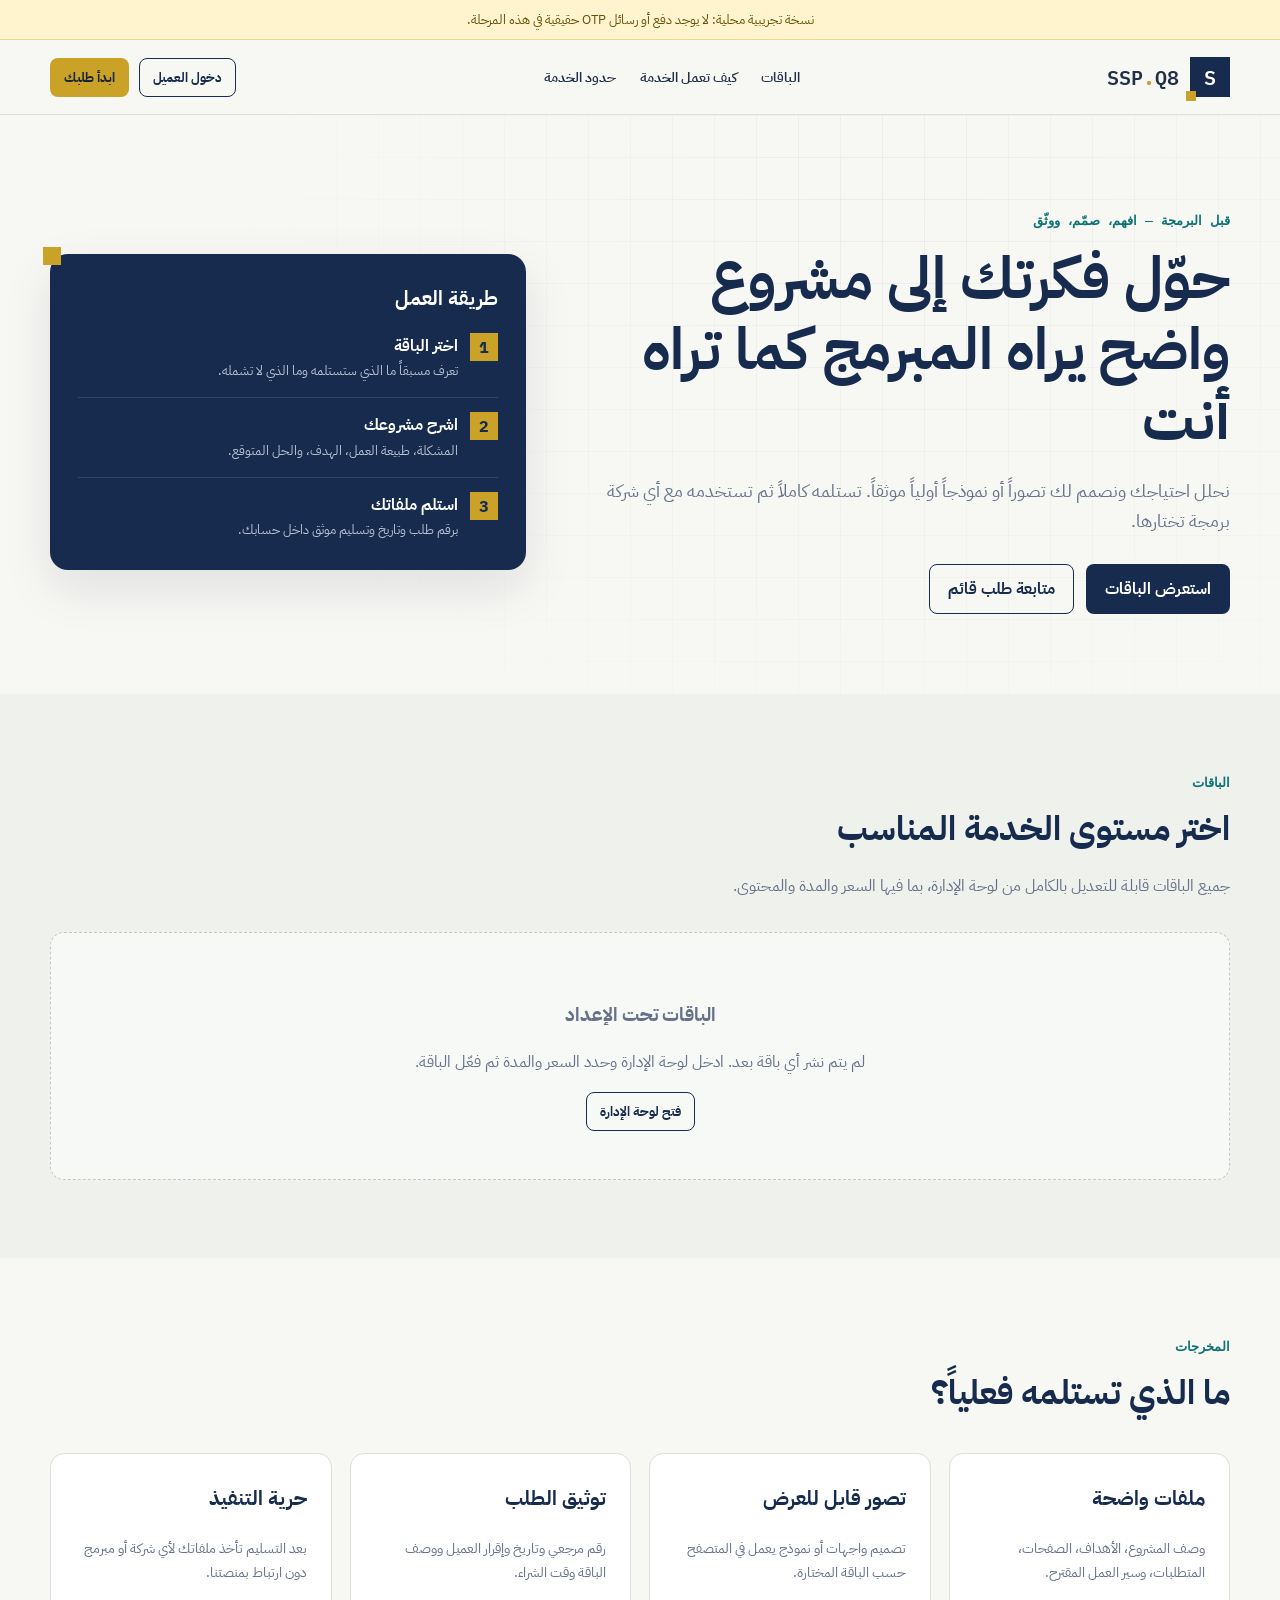
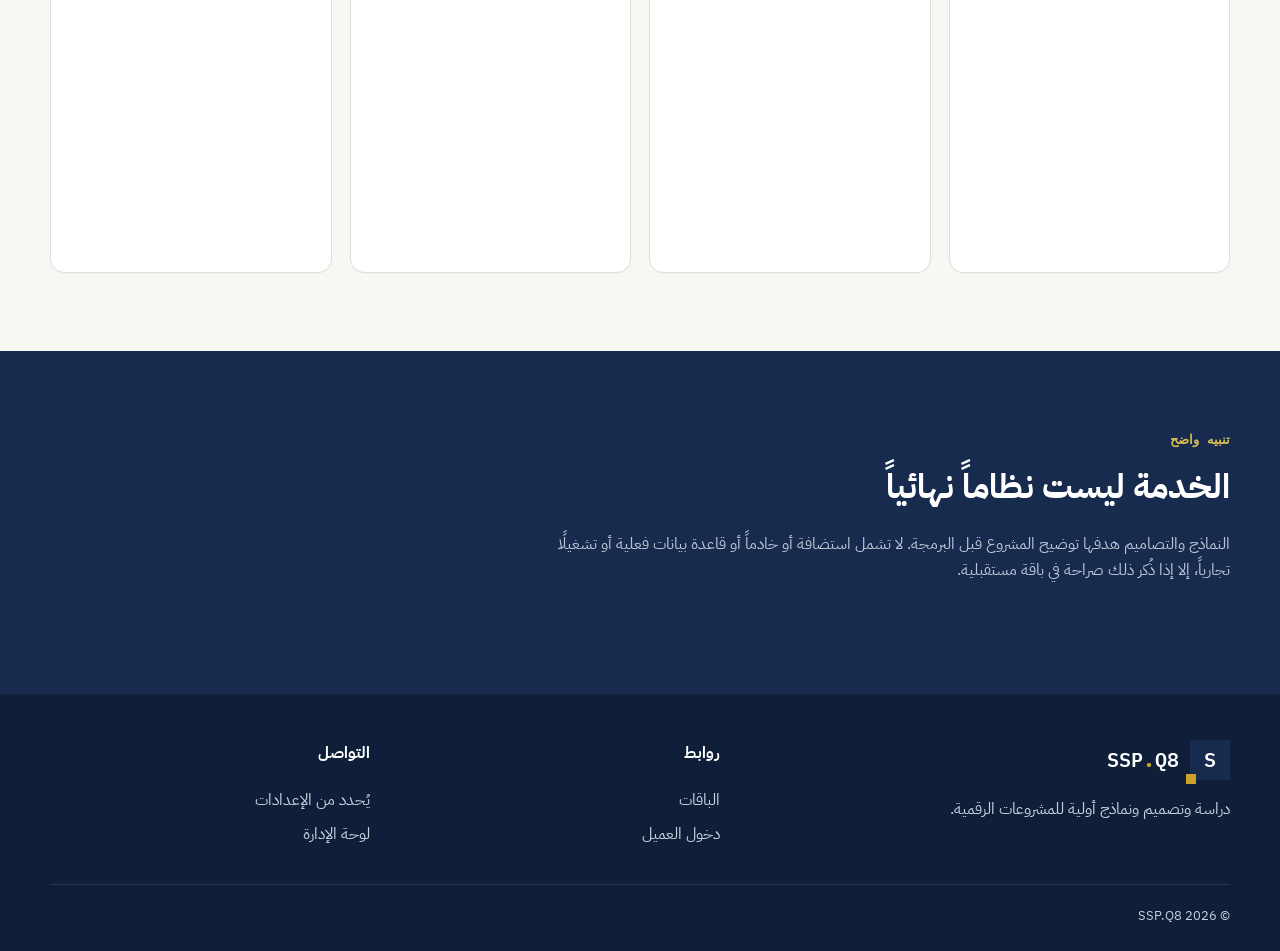
<file: index.html>
<!doctype html><html lang="ar" dir="rtl"><head><meta charset="utf-8"><meta name="viewport" content="width=device-width,initial-scale=1"><title>SSP.Q8 — حوّل فكرتك إلى نموذج واضح قبل البرمجة</title><meta name="description" content="دراسة وتصميم ونماذج أولية موثقة تساعدك قبل التعاقد مع شركة برمجة."><link rel="stylesheet" href="styles.css"></head><body>
<div class="demo-banner">نسخة تجريبية محلية: لا يوجد دفع أو رسائل OTP حقيقية في هذه المرحلة.</div>
<header class="site-header"><div class="container header-inner"><a class="brand" href="index.html"><span class="brand-mark">S</span><span class="brand-name">SSP<b>.</b>Q8</span></a><nav class="nav"><a href="#packages">الباقات</a><a href="#how">كيف تعمل الخدمة</a><a href="#scope">حدود الخدمة</a></nav><div class="header-actions"><a class="btn btn-outline btn-sm" href="login.html">دخول العميل</a><a class="btn btn-gold btn-sm" href="#packages">ابدأ طلبك</a></div></div></header>
<main>
<section class="hero"><div class="container hero-grid"><div><div class="eyebrow">قبل البرمجة — افهم، صمّم، ووثّق</div><h1>حوّل فكرتك إلى مشروع واضح يراه المبرمج كما تراه أنت</h1><p>نحلل احتياجك ونصمم لك تصوراً أو نموذجاً أولياً موثقاً. تستلمه كاملاً ثم تستخدمه مع أي شركة برمجة تختارها.</p><div class="hero-actions"><a class="btn btn-primary" href="#packages">استعرض الباقات</a><a class="btn btn-outline" href="login.html">متابعة طلب قائم</a></div></div><aside class="hero-card"><h3>طريقة العمل</h3><div class="hero-steps"><div class="hero-step"><span class="step-no">1</span><div><b>اختر الباقة</b><small>تعرف مسبقاً ما الذي ستستلمه وما الذي لا تشمله.</small></div></div><div class="hero-step"><span class="step-no">2</span><div><b>اشرح مشروعك</b><small>المشكلة، طبيعة العمل، الهدف، والحل المتوقع.</small></div></div><div class="hero-step"><span class="step-no">3</span><div><b>استلم ملفاتك</b><small>برقم طلب وتاريخ وتسليم موثق داخل حسابك.</small></div></div></div></aside></div></section>
<section class="section section-soft" id="packages"><div class="container"><div class="section-head"><div class="eyebrow">الباقات</div><h2>اختر مستوى الخدمة المناسب</h2><p>جميع الباقات قابلة للتعديل بالكامل من لوحة الإدارة، بما فيها السعر والمدة والمحتوى.</p></div><div id="packagesGrid" class="packages-grid"></div><div id="packagesEmpty" class="empty-state hidden"><h3>الباقات تحت الإعداد</h3><p>لم يتم نشر أي باقة بعد. ادخل لوحة الإدارة وحدد السعر والمدة ثم فعّل الباقة.</p><a href="admin.html" class="btn btn-outline btn-sm">فتح لوحة الإدارة</a></div></div></section>
<section class="section" id="how"><div class="container"><div class="section-head"><div class="eyebrow">المخرجات</div><h2>ما الذي تستلمه فعلياً؟</h2></div><div class="packages-grid"><article class="package-card"><h3>ملفات واضحة</h3><p class="package-desc">وصف المشروع، الأهداف، الصفحات، المتطلبات، وسير العمل المقترح.</p></article><article class="package-card"><h3>تصور قابل للعرض</h3><p class="package-desc">تصميم واجهات أو نموذج يعمل في المتصفح حسب الباقة المختارة.</p></article><article class="package-card"><h3>توثيق الطلب</h3><p class="package-desc">رقم مرجعي وتاريخ وإقرار العميل ووصف الباقة وقت الشراء.</p></article><article class="package-card"><h3>حرية التنفيذ</h3><p class="package-desc">بعد التسليم تأخذ ملفاتك لأي شركة أو مبرمج دون ارتباط بمنصتنا.</p></article></div></div></section>
<section class="section section-dark" id="scope"><div class="container"><div class="section-head"><div class="eyebrow" style="color:#d7bb54">تنبيه واضح</div><h2>الخدمة ليست نظاماً نهائياً</h2><p>النماذج والتصاميم هدفها توضيح المشروع قبل البرمجة. لا تشمل استضافة أو خادماً أو قاعدة بيانات فعلية أو تشغيلًا تجارياً، إلا إذا ذُكر ذلك صراحة في باقة مستقبلية.</p></div></div></section>
</main><footer class="footer"><div class="container"><div class="footer-grid"><div><div class="brand"><span class="brand-mark">S</span><span class="brand-name" style="color:white">SSP<b>.</b>Q8</span></div><p>دراسة وتصميم ونماذج أولية للمشروعات الرقمية.</p></div><div><h4>روابط</h4><a href="#packages">الباقات</a><a href="login.html">دخول العميل</a></div><div><h4>التواصل</h4><span id="footerContact">يُحدد من الإعدادات</span><a href="admin.html">لوحة الإدارة</a></div></div><div class="footer-bottom">© <span id="year"></span> SSP.Q8</div></div></footer>
<script src="db.js"></script><script src="shared.js"></script><script src="index.js"></script></body></html>
</file>
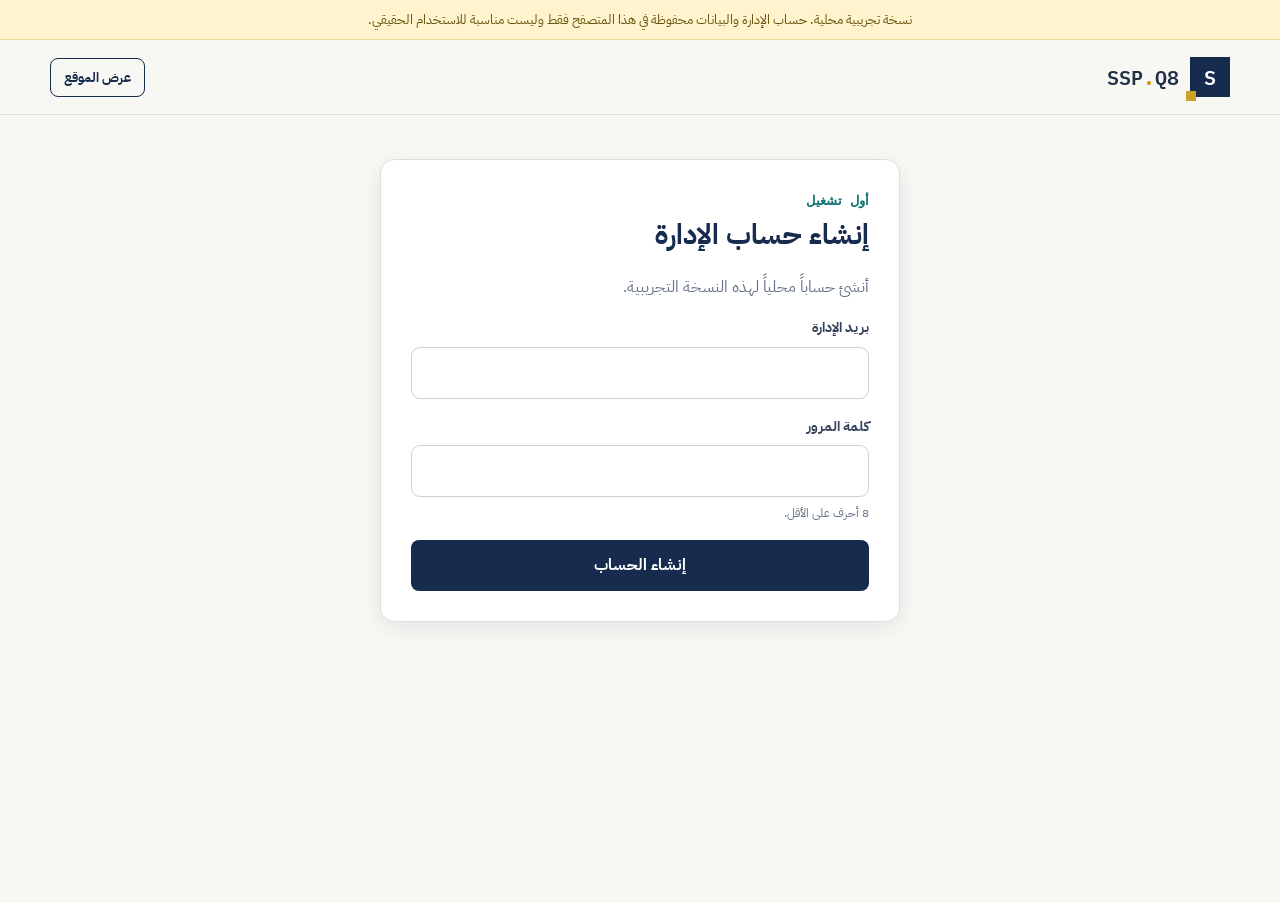
<file: admin.html>
<!doctype html><html lang="ar" dir="rtl"><head><meta charset="utf-8"><meta name="viewport" content="width=device-width,initial-scale=1"><title>لوحة الإدارة | SSP.Q8</title><link rel="stylesheet" href="styles.css"></head><body>
<div class="demo-banner">نسخة تجريبية محلية. حساب الإدارة والبيانات محفوظة في هذا المتصفح فقط وليست مناسبة للاستخدام الحقيقي.</div><header class="site-header"><div class="container header-inner"><a class="brand" href="index.html"><span class="brand-mark">S</span><span class="brand-name">SSP<b>.</b>Q8</span></a><div class="header-actions"><a class="btn btn-outline btn-sm" href="index.html">عرض الموقع</a><button class="btn btn-outline btn-sm hidden" id="adminLogout">خروج</button></div></div></header>
<main id="adminAuth" class="portal-shell"><div class="auth-wrap"><section class="card auth-card"><div id="setupView" class="hidden"><div class="eyebrow">أول تشغيل</div><h1>إنشاء حساب الإدارة</h1><p class="muted">أنشئ حساباً محلياً لهذه النسخة التجريبية.</p><form id="setupForm" class="form-grid"><div class="field"><label>بريد الإدارة</label><input class="input" id="setupEmail" type="email" required></div><div class="field"><label>كلمة المرور</label><input class="input" id="setupPassword" type="password" minlength="8" required><div class="field-help">8 أحرف على الأقل.</div></div><button class="btn btn-primary btn-block">إنشاء الحساب</button></form></div><div id="loginView" class="hidden"><div class="eyebrow">لوحة خاصة</div><h1>دخول الإدارة</h1><form id="loginForm" class="form-grid"><div class="field"><label>البريد</label><input class="input" id="loginEmail" type="email" required></div><div class="field"><label>كلمة المرور</label><input class="input" id="loginPassword" type="password" required></div><div id="loginError" class="form-error hidden"></div><button class="btn btn-primary btn-block">دخول</button></form></div></section></div></main>
<div id="adminApp" class="container dashboard hidden"><aside class="sidebar"><div class="sidebar-title">إدارة SSP.Q8</div><nav class="side-nav"><button class="side-link active" data-section="overview">المؤشرات</button><button class="side-link" data-section="packages">الباقات</button><button class="side-link" data-section="orders">الطلبات</button><button class="side-link" data-section="clients">العملاء</button><button class="side-link" data-section="settings">الإعدادات</button><button class="side-link disabled" type="button">المنتجات لاحقاً</button><button class="side-link disabled" type="button">الشركات لاحقاً</button></nav></aside><main class="main-panel">
<section id="section-overview" class="panel-section active"><div class="page-title"><div><div class="eyebrow">نظرة عامة</div><h1>لوحة المؤشرات</h1></div></div><div class="stats-grid"><div class="stat-card"><div class="stat-label">إجمالي الطلبات</div><div class="stat-value" id="statOrders">0</div></div><div class="stat-card"><div class="stat-label">طلبات جديدة</div><div class="stat-value" id="statNew">0</div></div><div class="stat-card"><div class="stat-label">قيد العمل</div><div class="stat-value" id="statWorking">0</div></div><div class="stat-card"><div class="stat-label">الإيرادات التجريبية</div><div class="stat-value" id="statRevenue">0</div></div></div><div class="card table-card"><div class="settings-card"><h3 style="margin:0">أحدث الطلبات</h3></div><div class="table-wrap"><table class="data-table"><thead><tr><th>المرجع</th><th>المشروع</th><th>العميل</th><th>الحالة</th><th>التاريخ</th></tr></thead><tbody id="latestOrders"></tbody></table></div></div></section>
<section id="section-packages" class="panel-section"><div class="page-title"><div><div class="eyebrow">بدون تعديل الكود</div><h1>إدارة الباقات</h1></div><button class="btn btn-primary" id="addPackageBtn">إضافة باقة</button></div><div class="notice" style="margin-bottom:16px">لن تظهر الباقة في الموقع إلا بعد تحديد سعر أكبر من صفر وتفعيل خيار النشر.</div><div id="packagesAdminList"></div></section>
<section id="section-orders" class="panel-section"><div class="page-title"><div><div class="eyebrow">الإدارة والتسليم</div><h1>الطلبات</h1></div></div><div class="toolbar"><input class="input" id="orderSearch" placeholder="ابحث بالمرجع أو المشروع أو البريد"><select class="select" id="orderStatusFilter"><option value="">كل الحالات</option></select></div><div class="card table-card"><div class="table-wrap"><table class="data-table"><thead><tr><th>المرجع</th><th>المشروع</th><th>العميل</th><th>الباقة</th><th>الحالة</th><th>الإجراء</th></tr></thead><tbody id="ordersTable"></tbody></table></div></div></section>
<section id="section-clients" class="panel-section"><div class="page-title"><div><div class="eyebrow">السجل</div><h1>العملاء</h1></div></div><div class="card table-card"><div class="table-wrap"><table class="data-table"><thead><tr><th>البريد</th><th>الهاتف</th><th>عدد الطلبات</th><th>إجمالي المدفوع</th><th>تاريخ التسجيل</th></tr></thead><tbody id="clientsTable"></tbody></table></div></div></section>
<section id="section-settings" class="panel-section"><div class="page-title"><div><div class="eyebrow">الضبط العام</div><h1>الإعدادات</h1></div></div><form id="settingsForm" class="card settings-card form-grid"><div class="split"><div class="field"><label>اسم المنصة</label><input class="input" id="brandName" required></div><div class="field"><label>بريد التواصل</label><input class="input" id="contactEmail" type="email"></div></div><div class="field"><label>رقم التواصل</label><input class="input" id="contactPhone"></div><div class="field"><label>نص الإقرار قبل الدفع</label><textarea class="textarea" id="acknowledgement" required></textarea></div><div class="switch-row"><div><b>المنتجات الجاهزة</b><div class="muted">محجوزة للإضافة لاحقاً ولا تظهر حالياً.</div></div><label class="switch"><input id="productsEnabled" type="checkbox" disabled><span></span></label></div><div class="switch-row"><div><b>الشركات المشتركة</b><div class="muted">محجوزة للمرحلة اللاحقة بنظام الاشتراك.</div></div><label class="switch"><input id="companiesEnabled" type="checkbox" disabled><span></span></label></div><button class="btn btn-primary">حفظ الإعدادات</button></form></section>
</main></div>
<div id="packageModal" class="modal-backdrop hidden"><div class="modal"><div class="modal-head"><h2 id="packageModalTitle">الباقة</h2><button class="icon-btn" data-close-package>×</button></div><form id="packageForm"><div class="modal-body form-grid"><input type="hidden" id="packageId"><div class="split"><div class="field"><label>اسم الباقة</label><input class="input" id="packageName" required></div><div class="field"><label>السعر بالدينار</label><input class="input" id="packagePrice" type="number" min="0" step="0.001" required></div></div><div class="field"><label>الوصف المختصر</label><textarea class="textarea" id="packageDescription" required></textarea></div><div class="split"><div class="field"><label>مدة التسليم</label><input class="input" id="packageDuration" placeholder="مثال: 5 أيام عمل"></div><div class="field"><label>عدد التعديلات</label><input class="input" id="packageRevisions" type="number" min="0" value="0"></div></div><div class="field"><label>تشمل الباقة — سطر لكل بند</label><textarea class="textarea" id="packageIncludes"></textarea></div><div class="field"><label>لا تشمل الباقة — سطر لكل بند</label><textarea class="textarea" id="packageExcludes"></textarea></div><div class="split"><label class="check-row"><input type="checkbox" id="packagePublished"><span>نشر الباقة في الموقع</span></label><label class="check-row"><input type="checkbox" id="packageFeatured"><span>تمييز الباقة</span></label></div><div class="field"><label>ترتيب الظهور</label><input class="input" id="packageSort" type="number" min="1" value="1"></div></div><div class="modal-foot"><button type="button" class="btn btn-ghost" data-close-package>إلغاء</button><button class="btn btn-primary">حفظ الباقة</button></div></form></div></div>
<div id="orderAdminModal" class="modal-backdrop hidden"><div class="modal"><div class="modal-head"><h2>إدارة الطلب</h2><button class="icon-btn" data-close-order>×</button></div><div class="modal-body" id="orderAdminBody"></div><div class="modal-foot"><button class="btn btn-ghost" data-close-order>إغلاق</button></div></div></div>
<script src="db.js"></script><script src="shared.js"></script><script src="admin.js"></script></body></html>
</file>
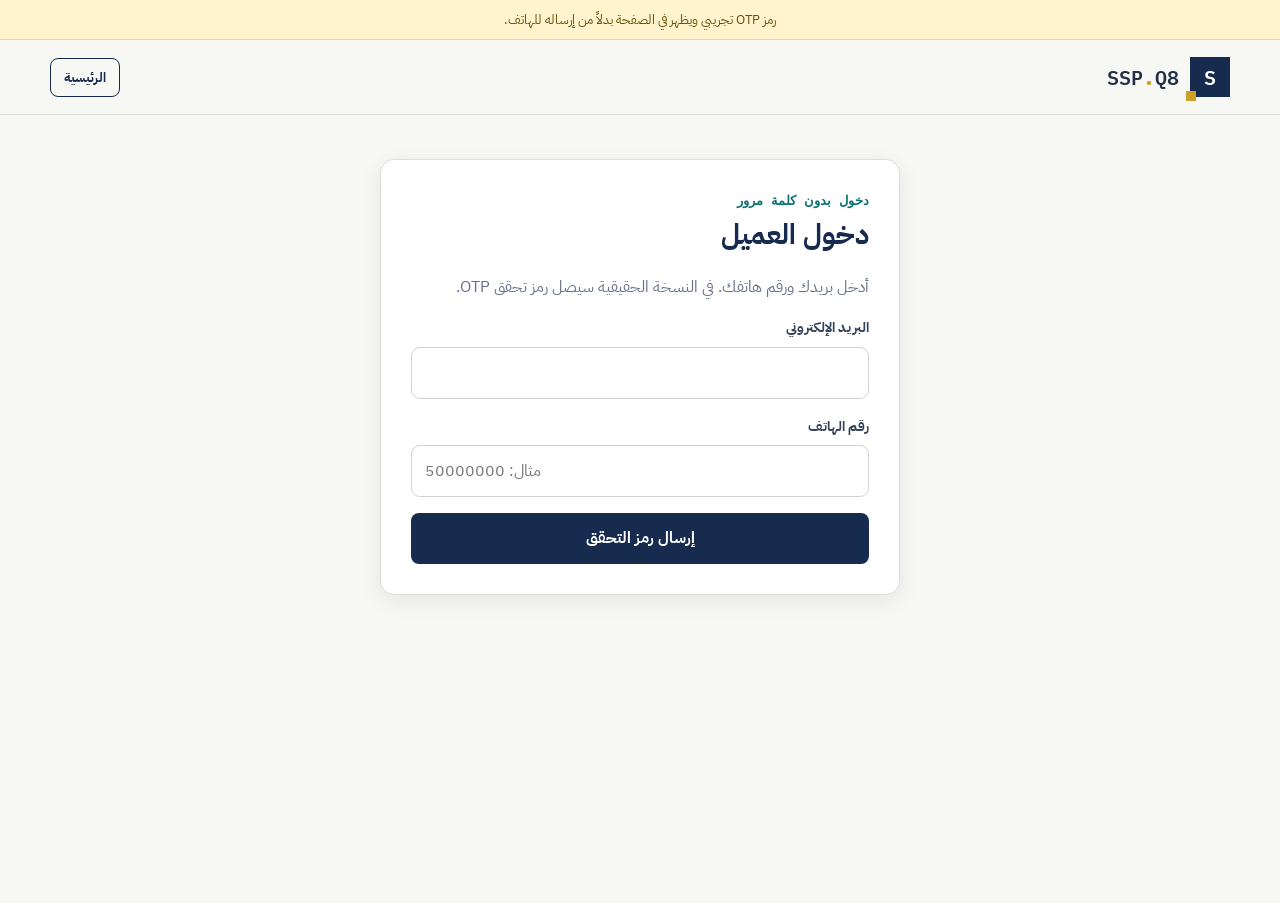
<file: client.html>
<!doctype html><html lang="ar" dir="rtl"><head><meta charset="utf-8"><meta name="viewport" content="width=device-width,initial-scale=1"><title>حساب العميل | SSP.Q8</title><link rel="stylesheet" href="styles.css"></head><body>
<div class="demo-banner">هذه نسخة تجريبية. الدفع والرسائل والملفات محفوظة في هذا المتصفح فقط.</div><header class="site-header"><div class="container header-inner"><a class="brand" href="index.html"><span class="brand-mark">S</span><span class="brand-name">SSP<b>.</b>Q8</span></a><div class="header-actions"><span id="clientIdentity" class="muted" style="font-size:13px"></span><button class="btn btn-outline btn-sm" id="logoutBtn">خروج</button></div></div></header>
<div class="container dashboard"><aside class="sidebar"><div class="sidebar-title">حساب العميل</div><nav class="side-nav"><button class="side-link active" data-section="orders">طلباتي</button><button class="side-link" data-section="new">طلب جديد</button><button class="side-link" data-section="profile">بيانات الدخول</button></nav></aside><main class="main-panel">
<section id="section-orders" class="panel-section active"><div class="page-title"><div><div class="eyebrow">المتابعة والتسليم</div><h1>طلباتي</h1></div><button class="btn btn-primary" data-open-new>طلب جديد</button></div><div id="ordersList"></div></section>
<section id="section-new" class="panel-section"><div class="page-title"><div><div class="eyebrow">ابدأ مشروعك</div><h1>طلب خدمة جديدة</h1></div></div><div class="card settings-card"><form id="newOrderForm" class="form-grid"><div class="field"><label>اختر الباقة</label><select class="select" id="packageSelect" required></select></div><div id="packageSummary" class="review-box hidden"></div><div class="field"><label>اسم المشروع أو الفكرة</label><input class="input" id="projectName" required></div><div class="field"><label>طبيعة العمل أو النشاط</label><textarea class="textarea" id="natureOfWork" required></textarea></div><div class="field"><label>المشكلة الحالية</label><textarea class="textarea" id="problem" required></textarea></div><div class="field"><label>الهدف الذي تريد الوصول إليه</label><textarea class="textarea" id="goal" required></textarea></div><div class="field"><label>الحل الذي تتوقعه أو تتمناه</label><textarea class="textarea" id="expectedSolution"></textarea></div><div class="field"><label>ملفات مساعدة اختيارية</label><input class="input" id="clientFiles" type="file" multiple><div class="field-help">صور، PDF، Word، Excel أو ملفات نصية. بحد أقصى 10 ميجابايت للملف في النسخة التجريبية.</div></div><div class="ack-box"><label class="check-row"><input type="checkbox" id="acknowledge" required><span id="ackText"></span></label></div><div class="review-box"><h3>الدفع التجريبي</h3><p class="muted">بعد التأكيد سيُنشأ الطلب كطلب مدفوع تجريبياً. لا توجد بوابة دفع حقيقية في هذه النسخة.</p><div id="payAmount" class="package-price"></div></div><button class="btn btn-gold btn-block" id="submitOrderBtn">تأكيد الباقة والدفع التجريبي</button></form></div></section>
<section id="section-profile" class="panel-section"><div class="page-title"><div><div class="eyebrow">الحساب</div><h1>بيانات الدخول</h1></div></div><div class="card settings-card"><div class="detail-grid"><div class="detail-box"><strong>البريد الإلكتروني</strong><span id="profileEmail"></span></div><div class="detail-box"><strong>رقم الهاتف</strong><span id="profilePhone"></span></div></div></div></section>
</main></div>
<div id="orderModal" class="modal-backdrop hidden"><div class="modal"><div class="modal-head"><h2>تفاصيل الطلب</h2><button class="icon-btn" data-close-modal>×</button></div><div class="modal-body" id="orderModalBody"></div><div class="modal-foot"><button class="btn btn-ghost" data-close-modal>إغلاق</button></div></div></div>
<script src="db.js"></script><script src="shared.js"></script><script src="client.js"></script></body></html>
</file>
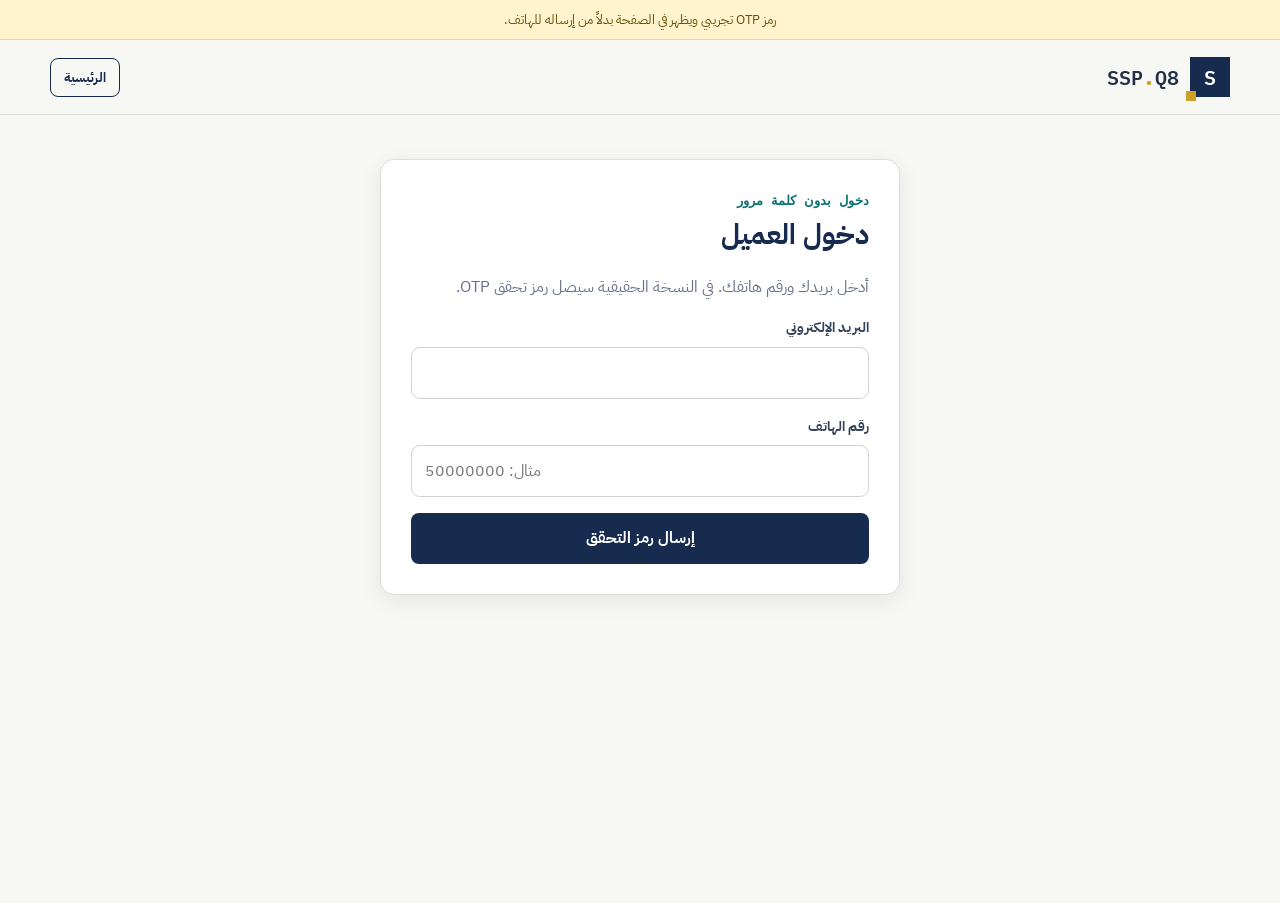
<file: login.html>
<!doctype html><html lang="ar" dir="rtl"><head><meta charset="utf-8"><meta name="viewport" content="width=device-width,initial-scale=1"><title>دخول العميل | SSP.Q8</title><link rel="stylesheet" href="styles.css"></head><body>
<div class="demo-banner">رمز OTP تجريبي ويظهر في الصفحة بدلاً من إرساله للهاتف.</div><header class="site-header"><div class="container header-inner"><a class="brand" href="index.html"><span class="brand-mark">S</span><span class="brand-name">SSP<b>.</b>Q8</span></a><a class="btn btn-outline btn-sm" href="index.html">الرئيسية</a></div></header>
<main class="portal-shell"><div class="auth-wrap"><section class="card auth-card"><div id="detailsStep"><div class="eyebrow">دخول بدون كلمة مرور</div><h1>دخول العميل</h1><p class="muted">أدخل بريدك ورقم هاتفك. في النسخة الحقيقية سيصل رمز تحقق OTP.</p><form id="detailsForm" class="form-grid"><div class="field"><label>البريد الإلكتروني</label><input class="input" id="email" type="email" required autocomplete="email"></div><div class="field"><label>رقم الهاتف</label><input class="input" id="phone" type="tel" required autocomplete="tel" placeholder="مثال: 50000000"></div><div id="detailsError" class="form-error hidden"></div><button class="btn btn-primary btn-block">إرسال رمز التحقق</button></form></div><div id="otpStep" class="hidden"><div class="eyebrow">التحقق</div><h1>أدخل الرمز</h1><p class="muted">للتجربة فقط، رمزك هو:</p><div class="otp-box" id="otpDisplay">000000</div><form id="otpForm" class="form-grid" style="margin-top:18px"><div class="field"><label>رمز التحقق</label><input class="input mono" id="otp" inputmode="numeric" maxlength="6" required></div><div id="otpError" class="form-error hidden"></div><button class="btn btn-primary btn-block">دخول</button><button type="button" class="btn btn-ghost btn-block" id="backBtn">تعديل البيانات</button></form></div></section></div></main>
<script src="db.js"></script><script src="shared.js"></script><script src="auth.js"></script></body></html>
</file>
<file: styles.css>
@import url('https://fonts.googleapis.com/css2?family=IBM+Plex+Sans+Arabic:wght@400;500;600;700&family=IBM+Plex+Mono:wght@500;600&display=swap');

:root{
  --navy:#162b4d;--navy-2:#213c68;--teal:#0d7373;--gold:#c9a227;
  --bg:#f7f7f3;--card:#fff;--text:#213047;--muted:#667289;--line:#dedfd8;
  --success:#18794e;--warning:#a15c00;--danger:#b42318;--info:#2463a7;
  --shadow:0 18px 50px rgba(22,43,77,.10);--shadow-sm:0 6px 22px rgba(22,43,77,.08);
  --radius:14px;--radius-sm:9px;--container:1180px;
}
*{box-sizing:border-box}html{scroll-behavior:smooth}body{margin:0;font-family:'IBM Plex Sans Arabic',sans-serif;background:var(--bg);color:var(--text);line-height:1.65}button,input,textarea,select{font:inherit}button{cursor:pointer}a{color:inherit;text-decoration:none}img,svg{max-width:100%}.hidden{display:none!important}.mono{font-family:'IBM Plex Mono',monospace;direction:ltr;unicode-bidi:isolate}.container{width:min(var(--container),calc(100% - 32px));margin:auto}.muted{color:var(--muted)}.danger-text{color:var(--danger)}.success-text{color:var(--success)}
.demo-banner{background:#fff4ce;border-bottom:1px solid #ead995;padding:9px 16px;text-align:center;font-size:13px;color:#66500a}.site-header{position:sticky;top:0;z-index:30;background:rgba(247,247,243,.94);backdrop-filter:blur(12px);border-bottom:1px solid var(--line)}.header-inner{height:74px;display:flex;align-items:center;justify-content:space-between;gap:20px}.brand{display:flex;align-items:center;gap:11px;font-family:'IBM Plex Mono',monospace;font-weight:600}.brand-mark{position:relative;width:40px;height:40px;background:var(--navy);display:grid;place-items:center;color:white;font-size:20px}.brand-mark:after{content:'';position:absolute;width:10px;height:10px;background:var(--gold);bottom:-4px;left:-4px}.brand-name{font-size:20px}.brand-name b{color:var(--gold)}.nav{display:flex;align-items:center;gap:24px;font-size:14px;font-weight:600}.header-actions{display:flex;align-items:center;gap:10px}
.btn{border:1px solid transparent;border-radius:8px;padding:11px 18px;font-weight:700;display:inline-flex;align-items:center;justify-content:center;gap:8px;transition:.18s ease;min-height:44px}.btn:hover{transform:translateY(-1px)}.btn-primary{background:var(--navy);color:white}.btn-primary:hover{background:var(--navy-2);box-shadow:var(--shadow-sm)}.btn-gold{background:var(--gold);color:#18243a}.btn-outline{background:transparent;border-color:var(--navy);color:var(--navy)}.btn-ghost{background:#eef0eb;color:var(--text)}.btn-danger{background:#fff1f0;color:var(--danger);border-color:#ffd4d0}.btn-sm{padding:8px 13px;min-height:36px;font-size:13px}.btn-block{width:100%}.btn:disabled{opacity:.45;cursor:not-allowed;transform:none}
.hero{position:relative;overflow:hidden;padding:95px 0 80px}.hero:before{content:'';position:absolute;inset:0;background-image:linear-gradient(rgba(22,43,77,.045) 1px,transparent 1px),linear-gradient(90deg,rgba(22,43,77,.045) 1px,transparent 1px);background-size:42px 42px;mask-image:radial-gradient(circle at 70% 20%,black,transparent 68%)}.hero-grid{position:relative;display:grid;grid-template-columns:1.15fr .85fr;gap:60px;align-items:center}.eyebrow{font-family:'IBM Plex Mono',monospace;color:var(--teal);font-size:13px;font-weight:600}.hero h1{font-size:clamp(34px,5vw,58px);line-height:1.22;margin:12px 0 20px;color:var(--navy)}.hero p{font-size:18px;color:var(--muted);max-width:680px}.hero-actions{display:flex;gap:12px;flex-wrap:wrap;margin-top:28px}.hero-card{background:var(--navy);color:white;padding:28px;border-radius:18px;box-shadow:var(--shadow);position:relative}.hero-card:after{content:'';width:18px;height:18px;background:var(--gold);position:absolute;top:-7px;left:-7px}.hero-card h3{margin:0 0 18px;font-size:20px}.hero-steps{display:grid;gap:14px}.hero-step{display:flex;gap:12px;align-items:flex-start;padding-bottom:14px;border-bottom:1px solid rgba(255,255,255,.12)}.hero-step:last-child{border:none;padding-bottom:0}.step-no{width:28px;height:28px;background:var(--gold);color:var(--navy);display:grid;place-items:center;font-family:'IBM Plex Mono',monospace;font-weight:700;flex:0 0 auto}.hero-step small{display:block;color:#b7c2d4;margin-top:2px}
.section{padding:78px 0}.section-soft{background:#eef1ec}.section-dark{background:var(--navy);color:white}.section-head{max-width:700px;margin-bottom:32px}.section-head h2{font-size:34px;color:var(--navy);margin:8px 0}.section-dark .section-head h2{color:white}.section-head p{color:var(--muted)}.section-dark .section-head p{color:#b9c4d6}.packages-grid{display:grid;grid-template-columns:repeat(4,1fr);gap:18px}.package-card{background:var(--card);border:1px solid var(--line);border-radius:var(--radius);padding:24px;display:flex;flex-direction:column;min-height:420px;box-shadow:0 1px 0 rgba(22,43,77,.02);transition:.2s}.package-card:hover{transform:translateY(-4px);box-shadow:var(--shadow-sm)}.package-card.featured{border-color:var(--gold);position:relative}.package-card.featured:before{content:'مميز';position:absolute;top:12px;left:12px;background:var(--gold);color:var(--navy);font-size:11px;font-weight:700;padding:4px 9px;border-radius:99px}.package-card h3{font-size:20px;color:var(--navy);margin:4px 0 8px}.package-desc{color:var(--muted);font-size:14px;min-height:70px}.package-price{font-family:'IBM Plex Mono',monospace;color:var(--navy);font-weight:600;font-size:28px;margin:18px 0}.package-price small{font-family:'IBM Plex Sans Arabic',sans-serif;font-size:13px;color:var(--muted)}.package-meta{display:flex;gap:8px;flex-wrap:wrap;margin-bottom:16px}.chip{display:inline-flex;align-items:center;padding:5px 9px;border-radius:99px;background:#eef2f0;color:#425168;font-size:12px}.feature-list{display:grid;gap:9px;margin:0 0 20px;padding:0;list-style:none;font-size:13px}.feature-list li{display:flex;gap:8px}.feature-list li:before{content:'✓';color:var(--success);font-weight:700}.package-card .btn{margin-top:auto}.empty-state{border:1px dashed #c6c9c2;border-radius:var(--radius);padding:48px;text-align:center;color:var(--muted);background:rgba(255,255,255,.55)}
.footer{background:#101f39;color:#c7cfdb;padding:46px 0 24px}.footer-grid{display:grid;grid-template-columns:1.5fr 1fr 1fr;gap:30px}.footer h4{color:white;margin-top:0}.footer a{display:block;margin:7px 0}.footer-bottom{border-top:1px solid rgba(255,255,255,.1);margin-top:30px;padding-top:20px;font-size:13px}
.portal-shell{min-height:calc(100vh - 112px);padding:44px 0}.auth-wrap{width:min(520px,calc(100% - 32px));margin:auto}.card{background:var(--card);border:1px solid var(--line);border-radius:var(--radius);box-shadow:var(--shadow-sm)}.auth-card{padding:30px}.auth-card h1{margin:0;color:var(--navy);font-size:28px}.form-grid{display:grid;gap:16px}.field{display:grid;gap:7px}.field label{font-weight:700;font-size:14px;color:#34435a}.input,.textarea,.select{width:100%;border:1px solid #cfd3cc;background:white;border-radius:9px;padding:12px 13px;color:var(--text);outline:none}.input:focus,.textarea:focus,.select:focus{border-color:var(--teal);box-shadow:0 0 0 3px rgba(13,115,115,.11)}.textarea{min-height:115px;resize:vertical}.field-help{font-size:12px;color:var(--muted)}.form-error{background:#fff1f0;color:var(--danger);border:1px solid #ffd3cf;padding:10px 12px;border-radius:8px;font-size:13px}.form-success{background:#edfbf4;color:var(--success);border:1px solid #c8efd9;padding:10px 12px;border-radius:8px;font-size:13px}.otp-box{font-family:'IBM Plex Mono',monospace;font-size:30px;letter-spacing:8px;text-align:center;background:#eef2f0;border:1px dashed #b9c0b7;padding:16px;border-radius:10px;color:var(--navy)}
.dashboard{display:grid;grid-template-columns:250px 1fr;gap:24px;padding:28px 0 60px}.sidebar{background:var(--navy);color:white;border-radius:var(--radius);padding:18px;height:max-content;position:sticky;top:96px}.sidebar-title{font-weight:700;padding:8px 10px 16px;border-bottom:1px solid rgba(255,255,255,.12);margin-bottom:10px}.side-nav{display:grid;gap:5px}.side-link{border:0;background:transparent;color:#d7dfeb;text-align:right;padding:11px 12px;border-radius:8px;font-weight:600}.side-link:hover,.side-link.active{background:rgba(255,255,255,.10);color:white}.side-link.disabled{opacity:.45}.main-panel{min-width:0}.panel-section{display:none}.panel-section.active{display:block}.page-title{display:flex;align-items:flex-start;justify-content:space-between;gap:20px;margin-bottom:22px}.page-title h1{margin:0;color:var(--navy);font-size:30px}.stats-grid{display:grid;grid-template-columns:repeat(4,1fr);gap:14px;margin-bottom:22px}.stat-card{padding:19px;background:white;border:1px solid var(--line);border-radius:12px}.stat-label{font-size:13px;color:var(--muted)}.stat-value{font-family:'IBM Plex Mono',monospace;font-size:26px;color:var(--navy);font-weight:600;margin-top:5px}.table-card{overflow:hidden}.table-wrap{overflow:auto}.data-table{width:100%;border-collapse:collapse;min-width:760px}.data-table th,.data-table td{text-align:right;padding:13px 14px;border-bottom:1px solid var(--line);vertical-align:top}.data-table th{background:#f0f2ee;font-size:13px;color:#4f5b6f}.data-table td{font-size:14px}.table-actions{display:flex;gap:7px;flex-wrap:wrap}.status{display:inline-flex;padding:5px 9px;border-radius:99px;font-size:12px;font-weight:700}.status-new{background:#eaf2fc;color:var(--info)}.status-review{background:#fff5dd;color:var(--warning)}.status-info{background:#f5ecff;color:#7446a8}.status-work{background:#e9f7f7;color:var(--teal)}.status-ready{background:#eaf8ef;color:var(--success)}.status-delivered{background:#eef0f3;color:#4f5b6f}.status-draft{background:#f0f0ed;color:#6b6f68}
.toolbar{display:flex;gap:10px;align-items:center;flex-wrap:wrap;margin-bottom:16px}.toolbar .input,.toolbar .select{width:auto;min-width:180px}.split{display:grid;grid-template-columns:1fr 1fr;gap:16px}.package-editor{padding:22px;margin-bottom:16px}.package-editor-head{display:flex;justify-content:space-between;gap:16px;align-items:flex-start}.package-editor h3{margin:0;color:var(--navy)}.package-editor .feature-list{margin:14px 0 0}.badge{font-size:11px;padding:4px 8px;border-radius:99px;background:#eef1ec;color:#556174}.modal-backdrop{position:fixed;inset:0;background:rgba(12,27,49,.68);z-index:100;display:grid;place-items:center;padding:18px}.modal{width:min(760px,100%);max-height:92vh;overflow:auto;background:white;border-radius:16px;box-shadow:0 30px 90px rgba(0,0,0,.25)}.modal-head{display:flex;justify-content:space-between;align-items:center;padding:20px 22px;border-bottom:1px solid var(--line)}.modal-head h2{margin:0;color:var(--navy);font-size:22px}.modal-body{padding:22px}.modal-foot{display:flex;justify-content:flex-end;gap:10px;padding:16px 22px;border-top:1px solid var(--line)}.icon-btn{border:0;background:#eef0eb;width:36px;height:36px;border-radius:8px;font-size:20px}
.order-card{padding:22px;margin-bottom:16px}.order-head{display:flex;justify-content:space-between;gap:16px;align-items:flex-start}.order-ref{font-family:'IBM Plex Mono',monospace;color:var(--teal);font-size:13px}.order-title{font-size:20px;color:var(--navy);margin:5px 0}.order-meta{display:flex;gap:8px;flex-wrap:wrap}.timeline{display:grid;grid-template-columns:repeat(6,1fr);gap:8px;margin:24px 0}.timeline-step{position:relative;text-align:center;font-size:11px;color:var(--muted)}.timeline-step:before{content:'';display:block;width:18px;height:18px;border-radius:50%;background:#d9ddd7;margin:0 auto 8px;position:relative;z-index:2}.timeline-step:after{content:'';position:absolute;height:3px;background:#d9ddd7;top:8px;right:50%;left:-50%;z-index:1}.timeline-step:first-child:after{display:none}.timeline-step.done:before,.timeline-step.done:after{background:var(--teal)}.timeline-step.current:before{background:var(--gold);box-shadow:0 0 0 4px rgba(201,162,39,.16)}.detail-grid{display:grid;grid-template-columns:repeat(2,1fr);gap:14px}.detail-box{background:#f4f5f1;padding:14px;border-radius:9px}.detail-box strong{display:block;font-size:12px;color:var(--muted);margin-bottom:5px}.files-list,.messages-list{display:grid;gap:9px}.file-row,.message-row{border:1px solid var(--line);border-radius:9px;padding:12px 13px;background:white}.file-row{display:flex;justify-content:space-between;gap:12px;align-items:center}.message-row.admin{border-right:4px solid var(--navy)}.message-row.client{border-right:4px solid var(--teal)}.message-meta{font-size:11px;color:var(--muted);margin-bottom:4px}.ack-box{background:#f7f2df;border:1px solid #e8d791;padding:14px;border-radius:9px;font-size:13px}.check-row{display:flex;align-items:flex-start;gap:10px}.check-row input{margin-top:5px}.review-box{background:#f2f4f0;border:1px solid var(--line);padding:18px;border-radius:12px}.review-box h3{margin-top:0;color:var(--navy)}.delivery-note{background:#edf7f7;border:1px solid #c9e7e7;padding:12px;border-radius:9px;font-size:13px}.settings-card{padding:22px;margin-bottom:16px}.switch-row{display:flex;justify-content:space-between;gap:20px;align-items:center;padding:14px 0;border-bottom:1px solid var(--line)}.switch-row:last-child{border-bottom:0}.switch{position:relative;width:48px;height:26px}.switch input{display:none}.switch span{position:absolute;inset:0;background:#cdd2cb;border-radius:99px}.switch span:before{content:'';position:absolute;width:20px;height:20px;background:white;border-radius:50%;top:3px;right:3px;transition:.2s}.switch input:checked+span{background:var(--teal)}.switch input:checked+span:before{right:25px}.notice{padding:14px;border-radius:9px;background:#eef2f0;color:#475468;font-size:13px;border:1px solid var(--line)}
@media(max-width:1020px){.packages-grid{grid-template-columns:repeat(2,1fr)}.hero-grid{grid-template-columns:1fr}.dashboard{grid-template-columns:1fr}.sidebar{position:static}.side-nav{grid-template-columns:repeat(3,1fr)}.stats-grid{grid-template-columns:repeat(2,1fr)}}
@media(max-width:700px){.nav{display:none}.hero{padding:68px 0 56px}.hero h1{font-size:36px}.packages-grid,.split,.detail-grid{grid-template-columns:1fr}.stats-grid{grid-template-columns:1fr 1fr}.page-title{flex-direction:column}.side-nav{grid-template-columns:1fr 1fr}.footer-grid{grid-template-columns:1fr}.timeline{grid-template-columns:repeat(3,1fr);row-gap:18px}.timeline-step:after{display:none}.header-actions .btn-outline{display:none}.toolbar .input,.toolbar .select{width:100%}}
</file>
